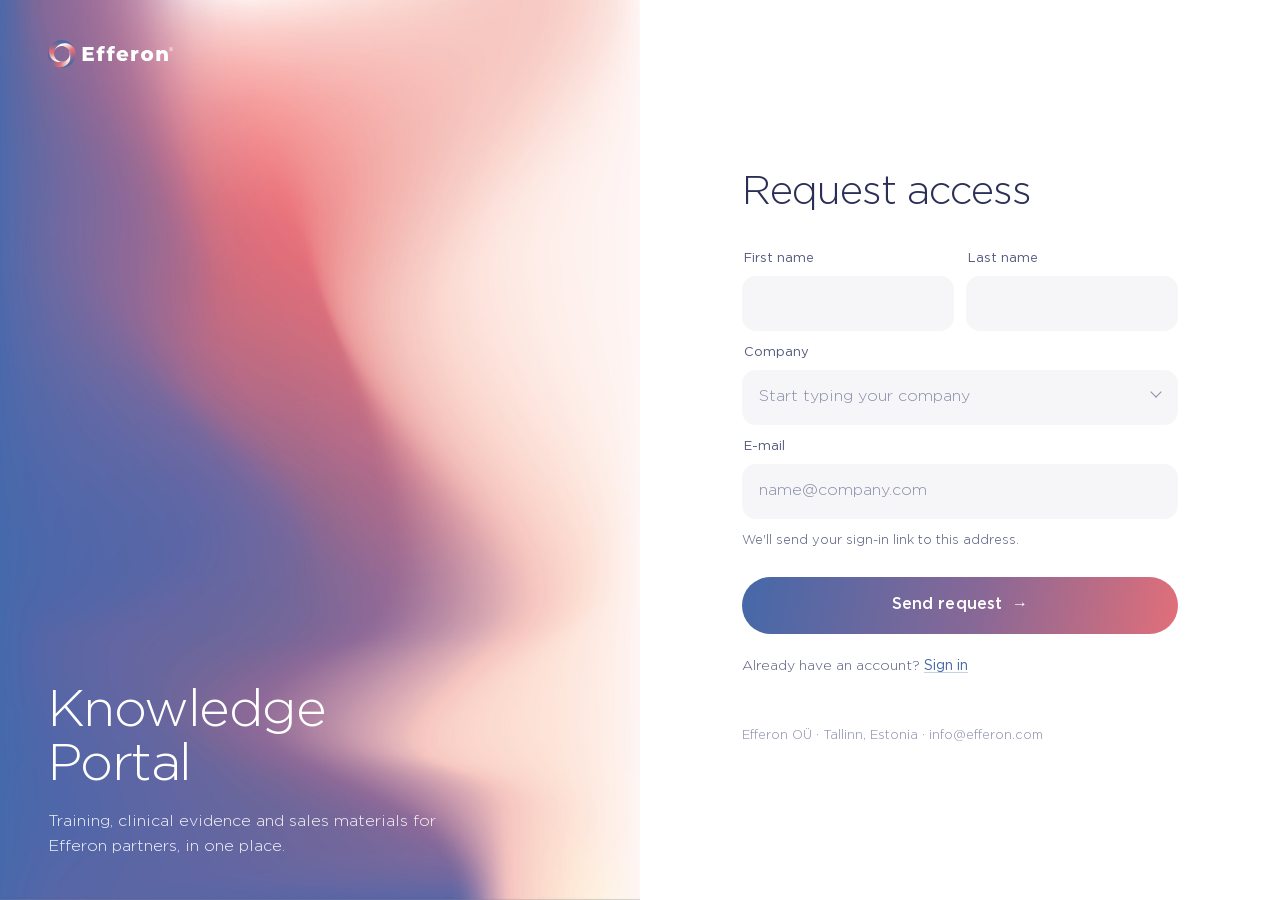
<file: index.html>
<!doctype html>
<html lang="en"><head><meta charset="utf-8"><meta name="viewport" content="width=device-width,initial-scale=1">
<title>Request access — Efferon Knowledge Portal</title><meta name="robots" content="noindex">
<link rel="stylesheet" href="common.css">
<link rel="icon" type="image/png" href="assets/icon.png">
<script>
  /* THE ONE THING TO SET: the Apps Script web app /exec URL. Empty = demo mode, nothing is sent. */
  window.EFR_ENDPOINT = "https://script.google.com/macros/s/AKfycbwA4R2Y06yrpZUM4Wtc3-V6UMPT6LS720yBnp18t4ugmkj6N6WC5tId-gXbaFoqSQMUMw/exec";
</script><style>
body{background:#fff}
.split{display:grid;grid-template-columns:minmax(0,1fr) minmax(0,1fr);min-height:100vh}
.art{position:relative;background:#4568a9 url("assets/gradient-flip.jpg") center/cover;color:#fff;padding:40px 48px;
  display:flex;flex-direction:column;justify-content:space-between;overflow:hidden}
.art .logo{align-self:flex-start}
.art h2{font-weight:300;font-size:52px;line-height:1.04;letter-spacing:-.03em;margin:0 0 18px;max-width:11ch}
.art p{font-weight:300;font-size:16px;margin:0;max-width:36ch;opacity:.92}
.side{display:flex;flex-direction:column;justify-content:center;padding:48px 8vw 32px}
#box{width:100%;max-width:440px}
.foot{font-size:12.5px;font-weight:300;color:var(--ink-3);margin:48px 0 0}
.foot a{text-decoration:none}
.btn{background:var(--grad)}
.side .alt{text-align:left}
#form .title{margin-bottom:34px}
@media(max-width:860px){#form .title{margin-bottom:26px}}
.fmsg{display:none;font-size:12.5px;color:#b8434f;margin:6px 0 0 2px}
.f.has-msg .fmsg{display:block}
#send{white-space:nowrap}
.done ~ .alt,.done .alt{display:none}
/* phone in landscape: the gradient must not eat the whole first screen */
@media(max-width:960px) and (max-height:500px) and (orientation:landscape){
  .split{grid-template-columns:1fr;min-height:0}
  .art{min-height:0!important;padding:14px 22px!important}
  .art h2,.art p{display:none}
  .side{padding:22px 22px 24px}}
@media(max-width:860px){.split{grid-template-columns:1fr;min-height:0}
  .art{min-height:280px;padding:24px 22px;background:linear-gradient(0deg,rgba(43,47,86,.38),rgba(43,47,86,0) 70%),#4568a9 url("assets/gradient-wide.jpg") center/cover}.art .logo{align-self:flex-start}
.art h2{font-size:34px}.logo{height:24px}
  .side{padding:36px 22px 28px}#box{max-width:none}}

.combo .chev{position:absolute;right:18px;top:45px;width:8px;height:8px;border-right:1.5px solid var(--ink-3);border-bottom:1.5px solid var(--ink-3);transform:rotate(45deg);pointer-events:none;transition:transform .2s var(--ease)}
.combo.open .chev{transform:translateY(4px) rotate(-135deg)}
.combo input#company{padding-right:44px}
.list{position:absolute;z-index:5;left:0;right:0;top:calc(100% + 6px);margin:0;padding:6px;list-style:none;background:#fff;
  border:1px solid var(--line);border-radius:16px;box-shadow:0 24px 48px -24px rgba(43,47,86,.35);max-height:292px;overflow:auto}
.list li{display:flex;align-items:baseline;justify-content:space-between;gap:14px;padding:11px 12px;border-radius:10px;cursor:pointer;font-size:15px}
.list li .c{font-size:12.5px;font-weight:300;color:var(--ink-3);white-space:nowrap;overflow:hidden;text-overflow:ellipsis;max-width:45%}
.list li[aria-selected="true"],.list li:hover{background:var(--fill)}
.list li.add{color:var(--blue);border-top:1px solid var(--line);border-radius:0 0 10px 10px;margin-top:4px;padding-top:13px}
.list li.add:first-child{border-top:0;margin-top:0;border-radius:10px}
.list li.empty{color:var(--ink-3);font-weight:300;cursor:default;background:none}
.list mark{background:none;color:inherit;font-weight:500}
.newtag{display:none;font-size:12.5px;font-weight:300;color:var(--ink-2);margin:7px 0 0 2px}
.combo.is-new .newtag{display:block}
</style></head><body><div class="split">
<aside class="art"><img class="logo" src="assets/logo-white.svg" alt="Efferon">
  <div><h2>Knowledge Portal</h2><p>Training, clinical evidence and sales materials for Efferon partners, in one place.</p></div></aside>
<main class="side"><section id="box"><form id="form" novalidate>
  <div class="trap" aria-hidden="true"><label for="hp">Leave empty</label><input id="hp" name="hp" tabindex="-1" autocomplete="off"></div>
  <h1 class="title">Request access</h1>
  
  <div class="row">
    <div class="f"><label for="first">First name</label><input id="first" name="first_name" required autocomplete="given-name"><p class="fmsg">Please enter your first name.</p></div>
    <div class="f"><label for="last">Last name</label><input id="last" name="last_name" required autocomplete="family-name"><p class="fmsg">Please enter your last name.</p></div>
  </div>
  <div class="f combo" id="combo">
    <label for="company">Company</label>
    <input id="company" name="company" required autocomplete="off" placeholder="Start typing your company"
      role="combobox" aria-expanded="false" aria-controls="company-list" aria-autocomplete="list">
    <input type="hidden" name="company_listed" id="company_listed" value="">
    <span class="chev" aria-hidden="true"></span>
    <p class="newtag">New company &mdash; we'll add it to our list.</p>
    <p class="fmsg">Please choose your company, or type its name.</p>
    <ul class="list" id="company-list" role="listbox" hidden></ul>
  </div>
  <div class="f"><label for="email">E-mail</label><input id="email" name="email" type="email" required autocomplete="email" placeholder="name@company.com"><p class="fmsg" id="email-msg">Please enter a valid e-mail address, like name@company.com.</p></div>
  <p class="note">We'll send your sign-in link to this address.</p>
  <button class="btn" id="send" type="submit">Send request <span class="arr">&rarr;</span></button>
  <p class="err" role="alert">The request didn't reach us. Please try again in a minute, or write to <a href="mailto:info@efferon.com">info@efferon.com</a>.</p>
</form>
<div class="sent" role="status">
  <div class="tick"><svg viewBox="0 0 24 24" fill="none" stroke="#fff" stroke-width="2" stroke-linecap="round" stroke-linejoin="round"><path d="M5 12.5l4.5 4.5L19 7.5"/></svg></div>
  <h1 class="title" id="sent-title">Thank you</h1>
  <p class="lede" id="sent-text">We've received your request and will review it. You'll get a sign-in e-mail at the address you gave us, usually within one working day.</p>
</div><p class="alt">Already have an account? <a href="https://efferon.zendesk.com/hc/en-001">Sign in</a></p></section>
<p class="foot">Efferon O&Uuml; &middot; Tallinn, Estonia &middot; <a href="mailto:info@efferon.com">info@efferon.com</a></p></main></div>
<script>
(function () {
  var ENDPOINT = window.EFR_ENDPOINT;
  var form = document.getElementById("form"), box = document.getElementById("box"), btn = document.getElementById("send");
  form.addEventListener("input", function (e) { e.target.classList.remove("bad"); var f = e.target.closest(".f"); if (f) f.classList.remove("has-msg"); });
  /* tell people about a mistyped e-mail as soon as they leave the field, not only on submit */
  document.getElementById("email").addEventListener("blur", function () {
    var el = this; el.value = el.value.replace(/[\u200B-\u200D\u2060\uFEFF]/g, "").replace(/\u00A0/g, " ").trim();
    var ok = !el.value || el.checkValidity();
    el.classList.toggle("bad", !ok); el.closest(".f").classList.toggle("has-msg", !ok);
  });
  function rid() {
    var a = new Uint8Array(12), s = "";
    (window.crypto || window.msCrypto).getRandomValues(a);
    for (var i = 0; i < a.length; i++) s += ("0" + a[i].toString(16)).slice(-2);
    return s;
  }
  form.addEventListener("submit", function (e) {
    e.preventDefault();
    var em0 = document.getElementById("email");   /* clean before the browser judges it: iOS can slip in invisible characters */
    em0.value = em0.value.replace(/[\u200B-\u200D\u2060\uFEFF]/g, "").replace(/\u00A0/g, " ").trim();
    var bad = [].filter.call(form.querySelectorAll("input[required]"), function (i) { return !i.checkValidity() || !i.value.trim(); });
    bad.forEach(function (i) { i.classList.add("bad"); i.closest(".f").classList.add("has-msg"); });
    if (bad.length) { bad[0].focus(); bad[0].closest(".f").scrollIntoView({ block: "center", behavior: "smooth" }); return; }
    box.classList.remove("fail"); btn.disabled = true; btn.firstChild.nodeValue = "Sending… ";
    var data = {}; new FormData(form).forEach(function (v, k) { data[k] = String(v).trim(); });
    data.email = (data.email || "").replace(/[\u200B-\u200D\u2060\uFEFF]/g, "").replace(/\u00A0/g, " ").trim();
    var TEXT = {
      granted: ["Check your inbox", "Your account is ready. An e-mail from Efferon Knowledge Portal is on its way to " +
                "<b></b> &mdash; open it to set your password. It can take a few minutes; please check the spam folder too."],
      exists:  ["You already have an account", "This address is already registered on the portal. " +
                "<a href=\"https://efferon.zendesk.com/hc/en-001\">Sign in</a> &mdash; or use &ldquo;Forgot password&rdquo; on the sign-in page if you need a new one."]
    };
    var done = function (result) {
      var t = TEXT[result];
      if (t) {
        document.getElementById("sent-title").textContent = t[0];
        var p = document.getElementById("sent-text"); p.innerHTML = t[1];
        var b = p.querySelector("b"); if (b) b.textContent = data.email;
      }
      box.classList.add("done");
    };
    if (!ENDPOINT) { setTimeout(done, 700); return; }
    /* Apps Script answers in 1-3 s most of the time, but now and then takes 20-40 s, or the answer is lost on a
       phone network even though the row WAS written. So the request carries a random receipt id, and if the answer
       is slow or fails the page asks the script whether that receipt arrived. "It didn't reach us" is shown only
       when, two minutes on, the script still has no record of it. A retry is always safe: repeats of one e-mail
       fold into one row. */
    data.rid = rid();
    var finished = false, polling = false, t0 = Date.now(), timers = [];
    var later = function (fn, ms) { timers.push(setTimeout(fn, ms)); };
    var finish = function (fn) { if (finished) return; finished = true; timers.forEach(clearTimeout); fn(); };
    var reset = function () { btn.disabled = false; btn.firstChild.nodeValue = "Send request "; };
    var fail = function () { finish(function () { box.classList.add("fail"); reset(); var er = box.querySelector(".err"); if (er) er.scrollIntoView({ block: "center", behavior: "smooth" }); }); };
    later(function () { btn.firstChild.nodeValue = "Still sending\u2026 "; }, 5000);
    later(function () { btn.firstChild.nodeValue = "Confirming\u2026 "; }, 20000);
    var poll = function () {
      if (finished) return;
      if (Date.now() - t0 > 120000) return fail();
      fetch(ENDPOINT + "?receipt=" + data.rid).then(function (r) { return r.json(); })
        .then(function (res) { if (res && res.received) finish(function () { done(res.result); }); else later(poll, 4000); })
        .catch(function () { later(poll, 4000); });
    };
    var startPolling = function (ms) { if (polling) return; polling = true; later(poll, ms); };
    later(function () { startPolling(0); }, 12000);   /* the answer is late: start asking */
    // text/plain = a "simple" request, no CORS preflight (Apps Script cannot answer one).
    fetch(ENDPOINT, { method: "POST", headers: { "Content-Type": "text/plain;charset=utf-8" }, body: JSON.stringify(data) })
      .then(function (r) { return r.json(); })
      .then(function (res) {
        if (res && res.ok) return finish(function () { done(res.result); });
        if (res && res.error === "email") return finish(function () { var em = document.getElementById("email"); em.classList.add("bad"); em.closest(".f").classList.add("has-msg"); em.focus(); reset(); });
        if (res && res.error) return fail();   /* a definite no from the script */
        throw 0;
      })
      .catch(function () { if (!finished) startPolling(1500); });   /* lost answer: ask about the receipt instead */
  });
})();
</script><script>
/* Company picker. The list comes from the Platform Access sheet via the Apps Script (GET ?list=companies),
   so it updates by itself whenever the sheet changes. DEMO below is used only while ENDPOINT is empty. */
(function () {
  var ENDPOINT = window.EFR_ENDPOINT;
  var DEMO = [{"name": "Medigroup Australia Pty Ltd", "country": "Australia"}, {"name": "Min Medical GmbH", "country": "Austria"}, {"name": "SaniMed EOD", "country": "Bulgaria"}, {"name": "Meditrade Ltd.", "country": "Czech Republic, Slovakia"}, {"name": "Efferon OÜ", "country": "Estonia, Latvia"}, {"name": "DIAMED medTEC GmbH", "country": "Germany"}, {"name": "Verma Drungs SA", "country": "Greece"}, {"name": "Medial Kft", "country": "Hungary"}, {"name": "Helmier Private Limited", "country": "India"}, {"name": "Systemedic Ltd.", "country": "Israel"}, {"name": "Gada Italia", "country": "Italy"}, {"name": "EXPERTS MED TRADING CO. L.L.C", "country": "Egypt, South Africa, UAE, Kuwait, Morocco, Libya, Oman, Qatar, Bahrain, Kingdom of Saudi Arabia"}, {"name": "US Pharmacy Systems INC", "country": "Panama, Costa Rica, Paraguay"}, {"name": "West Medical", "country": "Poland"}, {"name": "Smart Medical Solutions SRL", "country": "Romania, Moldova"}, {"name": "Medicon doo Dec", "country": "Serbia, Bosnia and Herzegovina, Montenegro"}, {"name": "Bertossi Co. Ltd.", "country": "Slovenia, Croatia, Cyprus"}, {"name": "7medikal", "country": "Turkey"}, {"name": "Minchoo JSC.", "country": "Vietnam"}, {"name": "NorrDia AB", "country": "United Kingdom, Ireland, Spain, Thailand, Colombia"}, {"name": "Marg Pharm", "country": "Armenia"}, {"name": "MayaMed", "country": "Georgia"}, {"name": "Litfarma", "country": "Lithuania"}, {"name": "Sanovie", "country": "Brazil"}];
  var box = document.getElementById("combo"), input = document.getElementById("company"),
      listed = document.getElementById("company_listed"), ul = document.getElementById("company-list");
  var all = [], active = -1, items = [];
  function norm(s) { return s.toLowerCase().normalize("NFD").replace(/[\u0300-\u036f]/g, "").replace(/[^a-z0-9]+/g, " ").trim(); }
  function esc(s) { return s.replace(/[&<>"]/g, function (c) { return {"&":"&amp;","<":"&lt;",">":"&gt;",'"':"&quot;"}[c]; }); }
  function hi(name, q) {
    if (!q) return esc(name);
    var i = name.toLowerCase().indexOf(q.toLowerCase());
    return i < 0 ? esc(name) : esc(name.slice(0, i)) + "<mark>" + esc(name.slice(i, i + q.length)) + "</mark>" + esc(name.slice(i + q.length));
  }
  function load(list) {
    var seen = {};   // one entry per company, even when the sheet has it on two rows (NorrDia)
    all = list.filter(function (c) { var k = norm(c.name); if (!k || seen[k]) return false; seen[k] = 1; return true; })
              .sort(function (a, b) { return a.name.localeCompare(b.name); });
  }
  function render() {
    var q = input.value.trim(), nq = norm(q);
    var hits = all.filter(function (c) { return !nq || norm(c.name).indexOf(nq) >= 0 || norm(c.country).indexOf(nq) >= 0; });
    var exact = all.some(function (c) { return norm(c.name) === nq; });
    items = hits.map(function (c) { return { name: c.name, html: '<span>' + hi(c.name, q) + '</span><span class="c">' + esc(c.country) + '</span>' }; });
    if (q && !exact) items.push({ name: q, isNew: true, html: '+ Add &ldquo;' + esc(q) + '&rdquo; as a new company' });
    ul.innerHTML = items.length ? items.map(function (it, i) {
      return '<li role="option" id="opt' + i + '" class="' + (it.isNew ? "add" : "") + '" aria-selected="' + (i === active) + '">' + it.html + '</li>';
    }).join("") : '<li class="empty">Type your company name</li>';
  }
  function fitList() {   /* phones: keep the list above the on-screen keyboard */
    var vv = window.visualViewport; if (!vv) return;
    var top = input.getBoundingClientRect().bottom + 6;
    ul.style.maxHeight = Math.max(160, Math.min(292, vv.height - top - 12)) + "px";
  }
  function open() {
    if (box.classList.contains("open")) return; box.classList.add("open"); ul.hidden = false; input.setAttribute("aria-expanded", "true");
    if (window.matchMedia("(max-width: 860px)").matches) {
      setTimeout(function () { box.scrollIntoView({ block: "start", behavior: "smooth" }); setTimeout(fitList, 350); }, 250);
    }
  }
  if (window.visualViewport) window.visualViewport.addEventListener("resize", function () { if (box.classList.contains("open")) fitList(); });
  function close() { box.classList.remove("open"); ul.hidden = true; input.setAttribute("aria-expanded", "false"); active = -1; }
  function pick(it) {
    input.value = it.name; listed.value = it.isNew ? "no" : "yes";
    box.classList.toggle("is-new", !!it.isNew); input.classList.remove("bad"); close();
  }
  function commitTyped() {   // typed without choosing: treat an exact name as listed, anything else as new
    var nq = norm(input.value); if (!nq) { listed.value = ""; box.classList.remove("is-new"); return; }
    var m = all.filter(function (c) { return norm(c.name) === nq; })[0];
    pick(m ? { name: m.name } : { name: input.value.trim(), isNew: true });
  }
  input.addEventListener("focus", function () { active = -1; render(); open(); });
  input.addEventListener("input", function () { listed.value = ""; box.classList.remove("is-new"); active = -1; render(); open(); });
  input.addEventListener("keydown", function (e) {
    if (e.key === "ArrowDown" || e.key === "ArrowUp") {
      e.preventDefault(); open(); if (!items.length) return;
      active = (active + (e.key === "ArrowDown" ? 1 : -1) + items.length) % items.length; render();
      input.setAttribute("aria-activedescendant", "opt" + active);
      var el = document.getElementById("opt" + active); if (el) el.scrollIntoView({ block: "nearest" });
    } else if (e.key === "Enter" && box.classList.contains("open") && active >= 0) { e.preventDefault(); pick(items[active]); }
    else if (e.key === "Enter") { close(); commitTyped(); }   /* then the form submits with the company settled */
    else if (e.key === "Escape") { close(); }
  });
  ul.addEventListener("mousedown", function (e) {   // mousedown beats the input's blur
    var li = e.target.closest("li[role=option]"); if (!li) return;
    e.preventDefault(); pick(items[+li.id.slice(3)]);
  });
  input.addEventListener("blur", function () { setTimeout(function () { if (box.classList.contains("open")) { close(); commitTyped(); } }, 0); });
  load(DEMO);
  if (ENDPOINT) fetch(ENDPOINT + "?list=companies").then(function (r) { return r.json(); })
    .then(function (res) { if (res && res.companies && res.companies.length) load(res.companies); }).catch(function () {});
})();
</script></body></html>
</file>
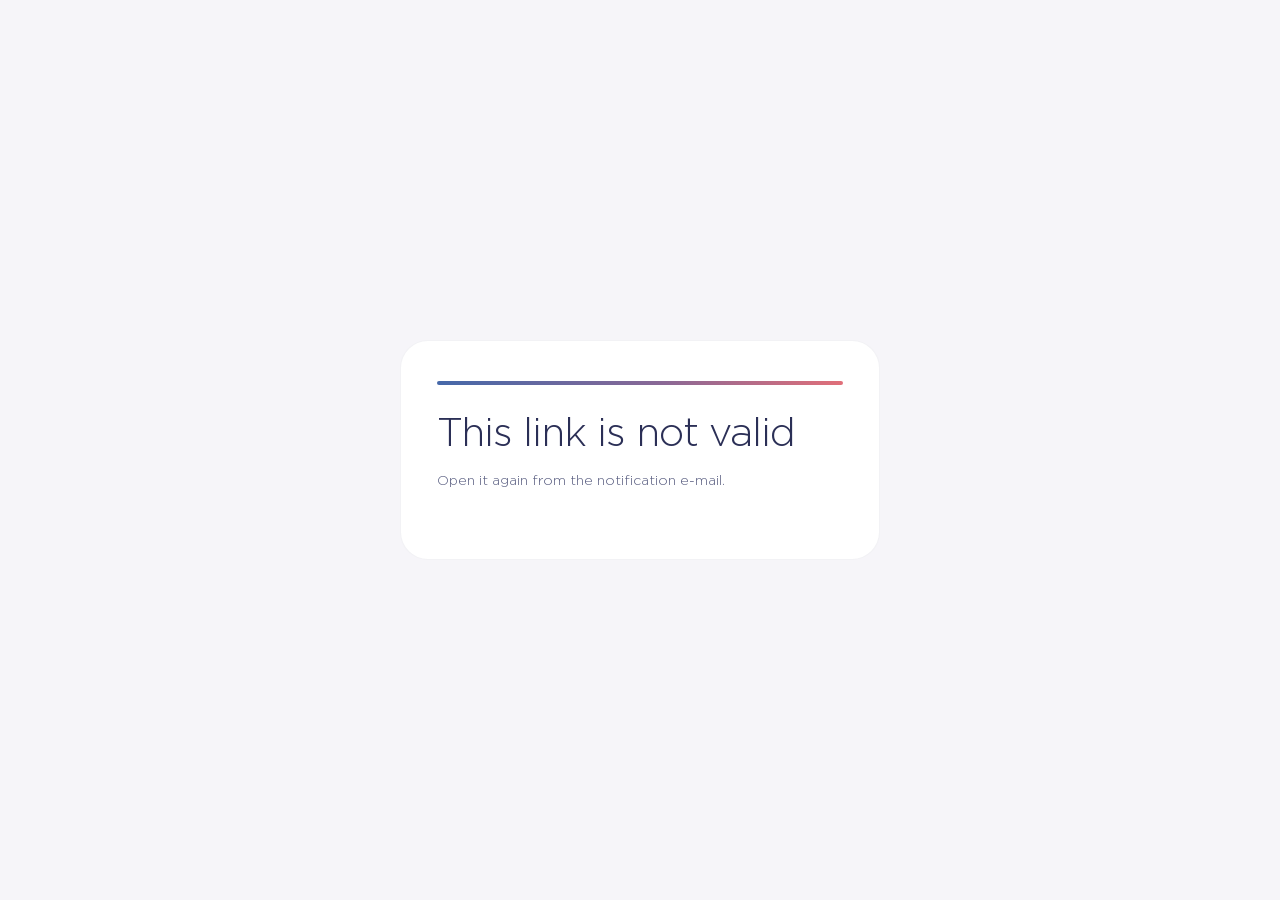
<file: approve.html>
<!doctype html>
<html lang="en"><head><meta charset="utf-8"><meta name="viewport" content="width=device-width,initial-scale=1">
<title>Open access — Efferon Knowledge Portal</title><meta name="robots" content="noindex">
<link rel="stylesheet" href="common.css"><link rel="icon" type="image/png" href="assets/icon.png">
<style>
body{background:#f6f5f9;min-height:100vh;display:flex;align-items:center;justify-content:center;padding:40px 16px}
.card{width:100%;max-width:480px;background:#fff;border-radius:28px;padding:40px 36px;border:1px solid rgba(43,47,86,.06)}
.bar{height:4px;border-radius:4px;background:var(--grad);margin:0 0 28px}
.who{margin:0 0 6px;font-size:18px}.who small{display:block;font-size:14px;color:var(--ink-2);font-weight:300;margin-top:4px}
.m{font-size:14px;font-weight:300;color:var(--ink-2);margin:14px 0 26px}
.btn{background:var(--grad)} .out{font-size:14.5px;margin:18px 0 0}
.out.bad{color:#b8434f}
@media(max-width:520px){.card{padding:32px 22px;border-radius:24px}}
</style></head>
<body><main class="card" id="card"><div class="bar"></div>
<h1 class="title" id="t">Loading…</h1>
<div id="body"></div>
</main>
<script>
(function () {
  var ENDPOINT = "https://script.google.com/macros/s/AKfycbwA4R2Y06yrpZUM4Wtc3-V6UMPT6LS720yBnp18t4ugmkj6N6WC5tId-gXbaFoqSQMUMw/exec";
  var q = new URLSearchParams(location.search), e = q.get("e") || "", s = q.get("s") || "";
  var T = document.getElementById("t"), B = document.getElementById("body");
  function esc(x) { var d = document.createElement("div"); d.textContent = x == null ? "" : String(x); return d.innerHTML; }
  function show(title, html) { T.textContent = title; B.innerHTML = html; }
  function getJSON(url, opt) { return fetch(url, opt).then(function (r) { return r.json(); }); }
  if (!e || !s) return show("This link is not valid", '<p class="m">Open it again from the notification e-mail.</p>');
  getJSON(ENDPOINT + "?a=who&e=" + encodeURIComponent(e) + "&s=" + encodeURIComponent(s)).then(function (w) {
    if (!w || !w.ok) return show("This link is not valid", '<p class="m">It may have been copied incompletely. Open it again from the notification e-mail.</p>');
    var who = '<p class="who">' + esc(w.name || w.email) + '<small>' + esc(w.email) + (w.company ? " · " + esc(w.company) : "") + '</small></p>';
    if (w.done) return show("Already done", who + '<p class="m">They already have access (' + esc(w.status) + ').</p>');
    if (!w.inSheet) return show("Request not found", who + '<p class="m">This request is no longer in Platform Access (deleted = declined). Nothing was opened.</p>');
    show("Open access?", who + '<p class="m">Zendesk will create the account and send its own &ldquo;set your password&rdquo; e-mail. At first sign-in they accept the Terms of Use.</p>' +
      '<button class="btn" id="go">Open access <span class="arr">&rarr;</span></button><p class="out" id="out"></p>');
    var go = document.getElementById("go"), out = document.getElementById("out");
    go.addEventListener("click", function () {
      go.disabled = true; go.firstChild.nodeValue = "Opening… ";
      getJSON(ENDPOINT, { method: "POST", headers: { "Content-Type": "text/plain;charset=utf-8" }, body: JSON.stringify({ action: "approve", e: e, s: s }) })
        .then(function (r) {
          if (r && r.ok) { go.style.display = "none"; out.className = "out"; out.textContent = r.message; T.textContent = "Done"; }
          else throw new Error(r && r.error || "failed");
        })
        .catch(function (err) { out.className = "out bad"; out.textContent = "Did not work: " + err.message + ". Try again in a minute."; go.disabled = false; go.firstChild.nodeValue = "Open access "; });
    });
  }).catch(function () { show("Could not load", '<p class="m">The server did not answer. Reload the page in a minute.</p>'); });
})();
</script></body></html>
</file>
<file: common.css>
/* Shared type + form system for the request-access variants.
   Brand: Gotham Pro (300/400/500 only), navy ink, brandbook gradient image. */
@font-face{font-family:"Gotham Pro";src:url("assets/gothampro_light.ttf") format("truetype");font-weight:300;font-display:swap}
@font-face{font-family:"Gotham Pro";src:url("assets/gothampro.ttf") format("truetype");font-weight:400;font-display:swap}
@font-face{font-family:"Gotham Pro";src:url("assets/gothampro_medium.ttf") format("truetype");font-weight:500;font-display:swap}

:root{
  --ink:#2b2f56; --ink-2:#555a7e; --ink-3:#8a8eab;
  --blue:#4568a9; --violet:#896896; --coral:#e16f79;
  --line:rgba(43,47,86,.12); --fill:rgba(43,47,86,.045);
  --grad:linear-gradient(100deg,#4568a9 0%,#896896 55%,#e16f79 100%);
  --ease:cubic-bezier(.22,.9,.28,1);
}
*{box-sizing:border-box}
html,body{margin:0}
body{font-family:"Gotham Pro",-apple-system,BlinkMacSystemFont,"Segoe UI",Helvetica,Arial,sans-serif;
  font-weight:400;color:var(--ink);background:#f6f5f9;-webkit-font-smoothing:antialiased;line-height:1.55}
a{color:inherit}

.logo{display:block;height:28px;width:auto}

.title{font-weight:300;font-size:40px;line-height:1.1;letter-spacing:-.025em;margin:0 0 14px}
.lede{font-weight:300;font-size:16px;color:var(--ink-2);margin:0 0 34px;max-width:40ch}
@media(max-width:520px){.title{font-size:32px}.lede{font-size:15px;margin-bottom:28px}}

.row{display:flex;gap:12px}
@media(max-width:430px){.row{flex-direction:column;gap:0}}
.f{flex:1;margin:0 0 12px;position:relative}
.f label{display:block;font-size:13px;font-weight:400;color:var(--ink-2);margin:0 0 7px;padding-left:2px}
.f input{width:100%;font:inherit;font-size:16px;font-weight:400;color:var(--ink);
  background:var(--fill);border:1px solid transparent;border-radius:14px;padding:14px 16px;outline:none;
  transition:border-color .2s var(--ease),background .2s var(--ease),box-shadow .2s var(--ease)}
.f input::placeholder{color:var(--ink-3);font-weight:300}
.f input:hover{background:rgba(43,47,86,.065)}
.f input:focus{background:#fff;border-color:rgba(69,104,169,.45);box-shadow:0 0 0 4px rgba(69,104,169,.10)}
.f input.bad{border-color:rgba(225,111,121,.7)}

.note{font-size:13px;font-weight:300;color:var(--ink-2);margin:10px 0 26px}
.btn{display:inline-flex;align-items:center;justify-content:center;gap:10px;width:100%;cursor:pointer;
  font:inherit;font-size:16px;font-weight:500;letter-spacing:.005em;color:#fff;border:0;border-radius:999px;
  padding:16px 28px;background:var(--ink);transition:transform .2s var(--ease),opacity .2s,box-shadow .2s var(--ease)}
.btn:hover{transform:translateY(-1px)}
.btn[disabled]{opacity:.6;cursor:progress;transform:none}
.btn .arr{transition:transform .2s var(--ease)}
.btn:hover .arr{transform:translateX(3px)}
.err{display:none;font-size:13px;color:#b8434f;margin:14px 0 0}
.fail .err{display:block}
.alt{font-size:14px;font-weight:300;color:var(--ink-2);margin:22px 0 0;text-align:center}
.alt a{font-weight:400;color:var(--blue);text-decoration:none;border-bottom:1px solid rgba(69,104,169,.3)}

.trap{position:absolute;left:-9999px;width:1px;height:1px;overflow:hidden}
.sent{display:none}
.done form{display:none}
.done .sent{display:block;animation:rise .5s var(--ease)}
.sent .tick{width:56px;height:56px;border-radius:50%;background:var(--grad);display:flex;align-items:center;
  justify-content:center;margin:0 0 26px}
.sent .tick svg{width:24px;height:24px}
@keyframes rise{from{opacity:0;transform:translateY(8px)}to{opacity:1;transform:none}}
@media(prefers-reduced-motion:reduce){*{animation:none!important;transition:none!important}}
</file>
